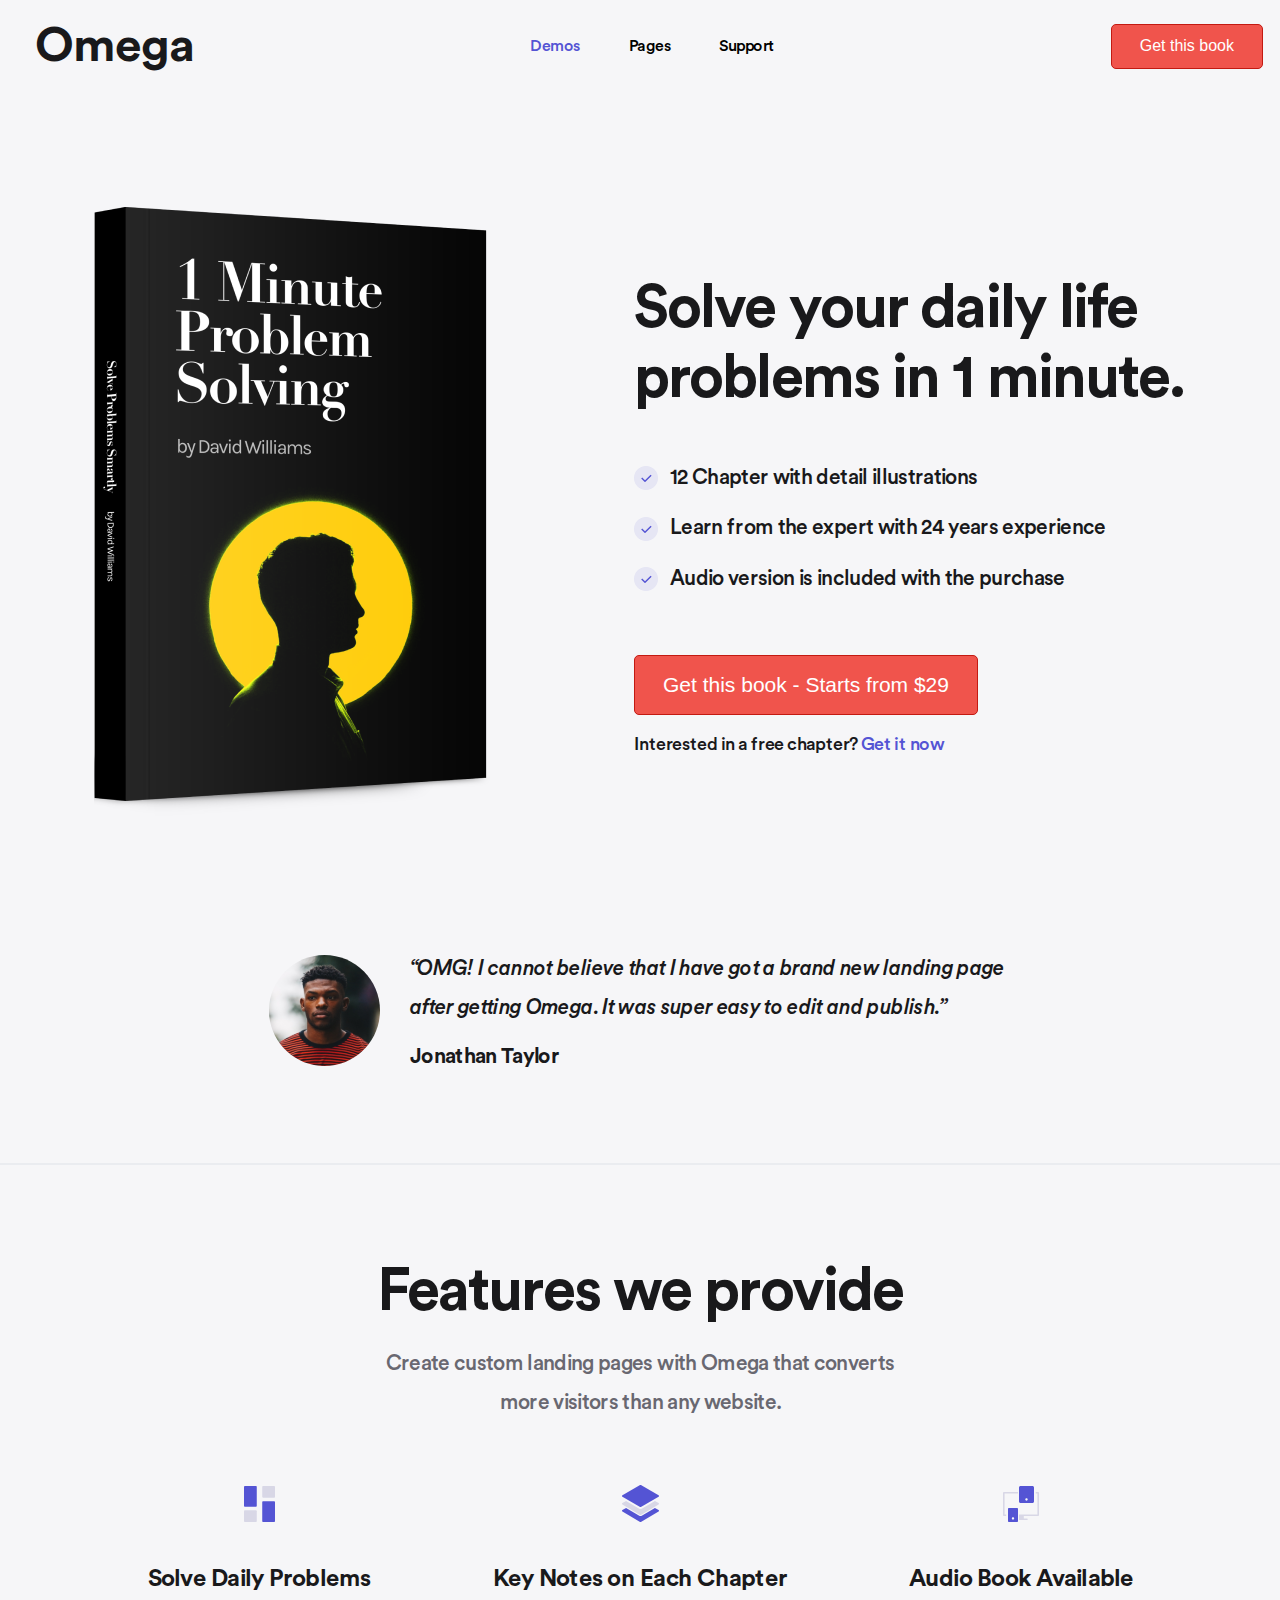
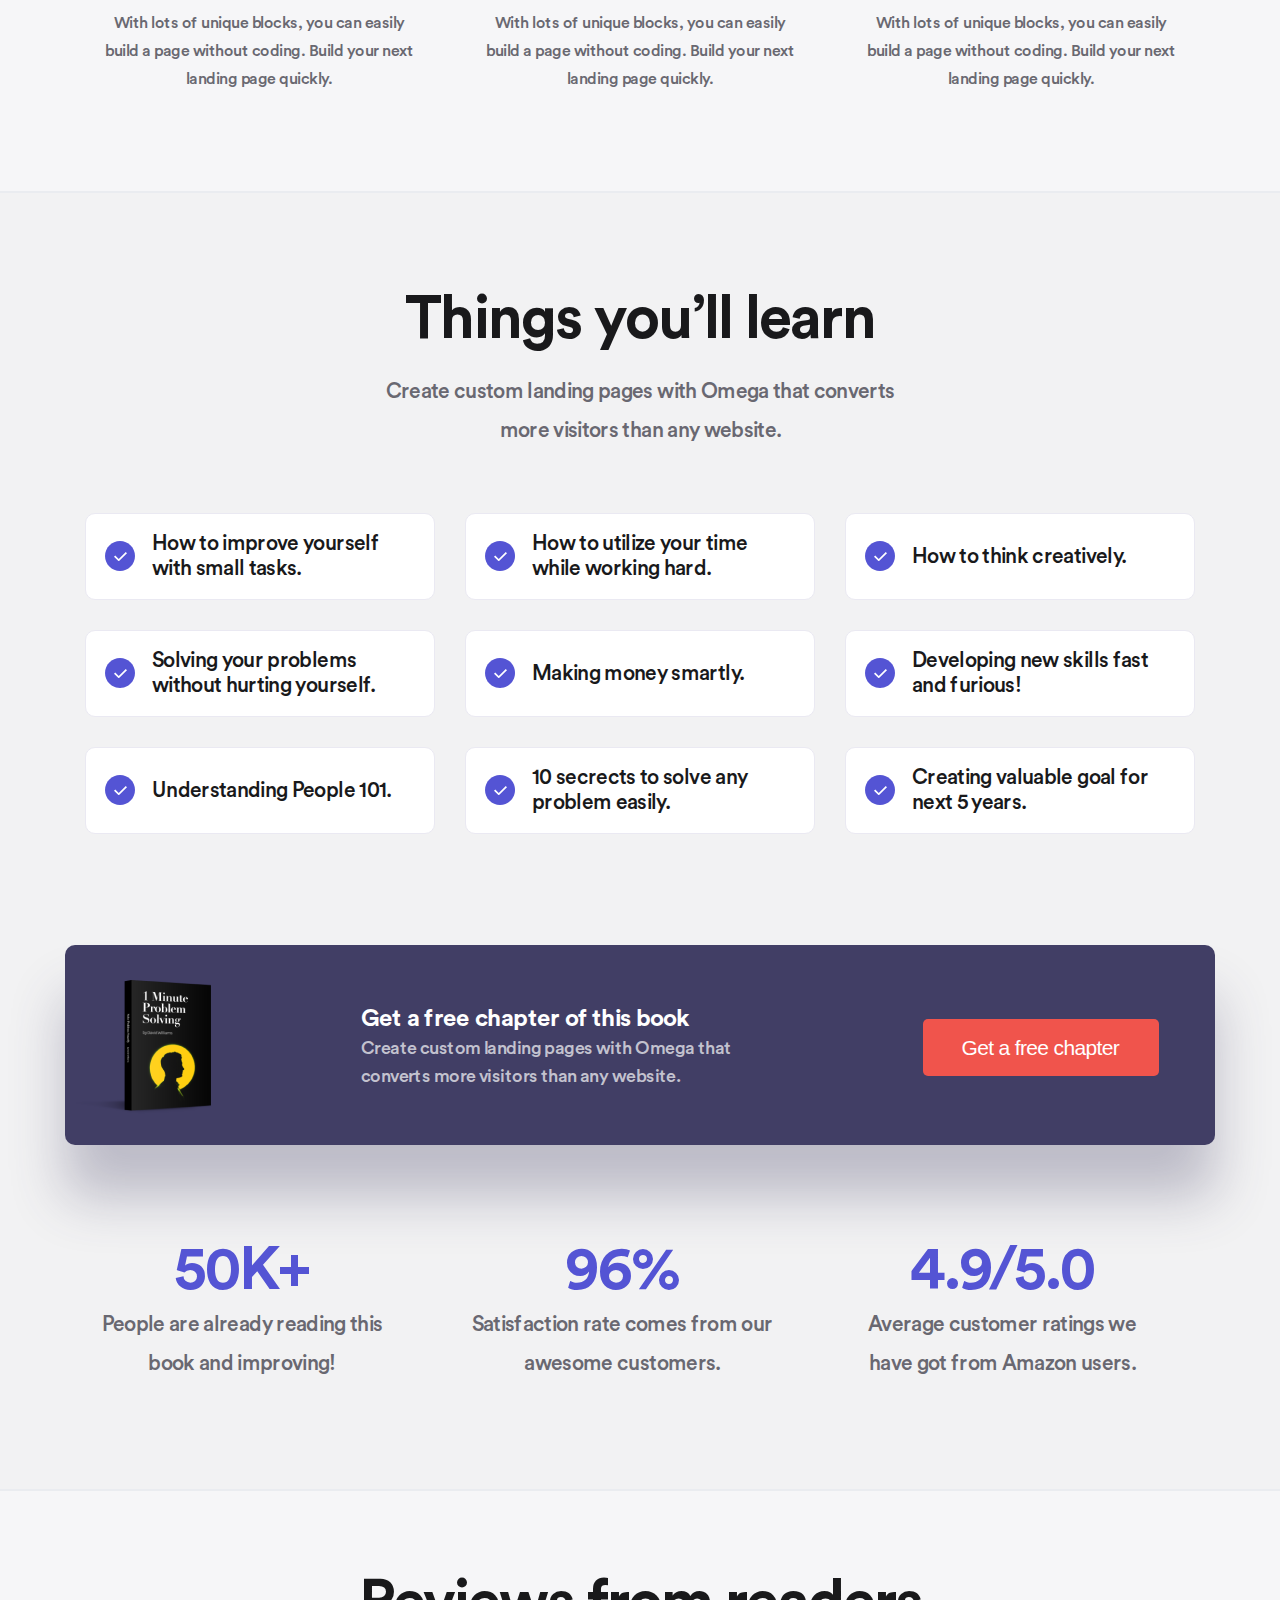
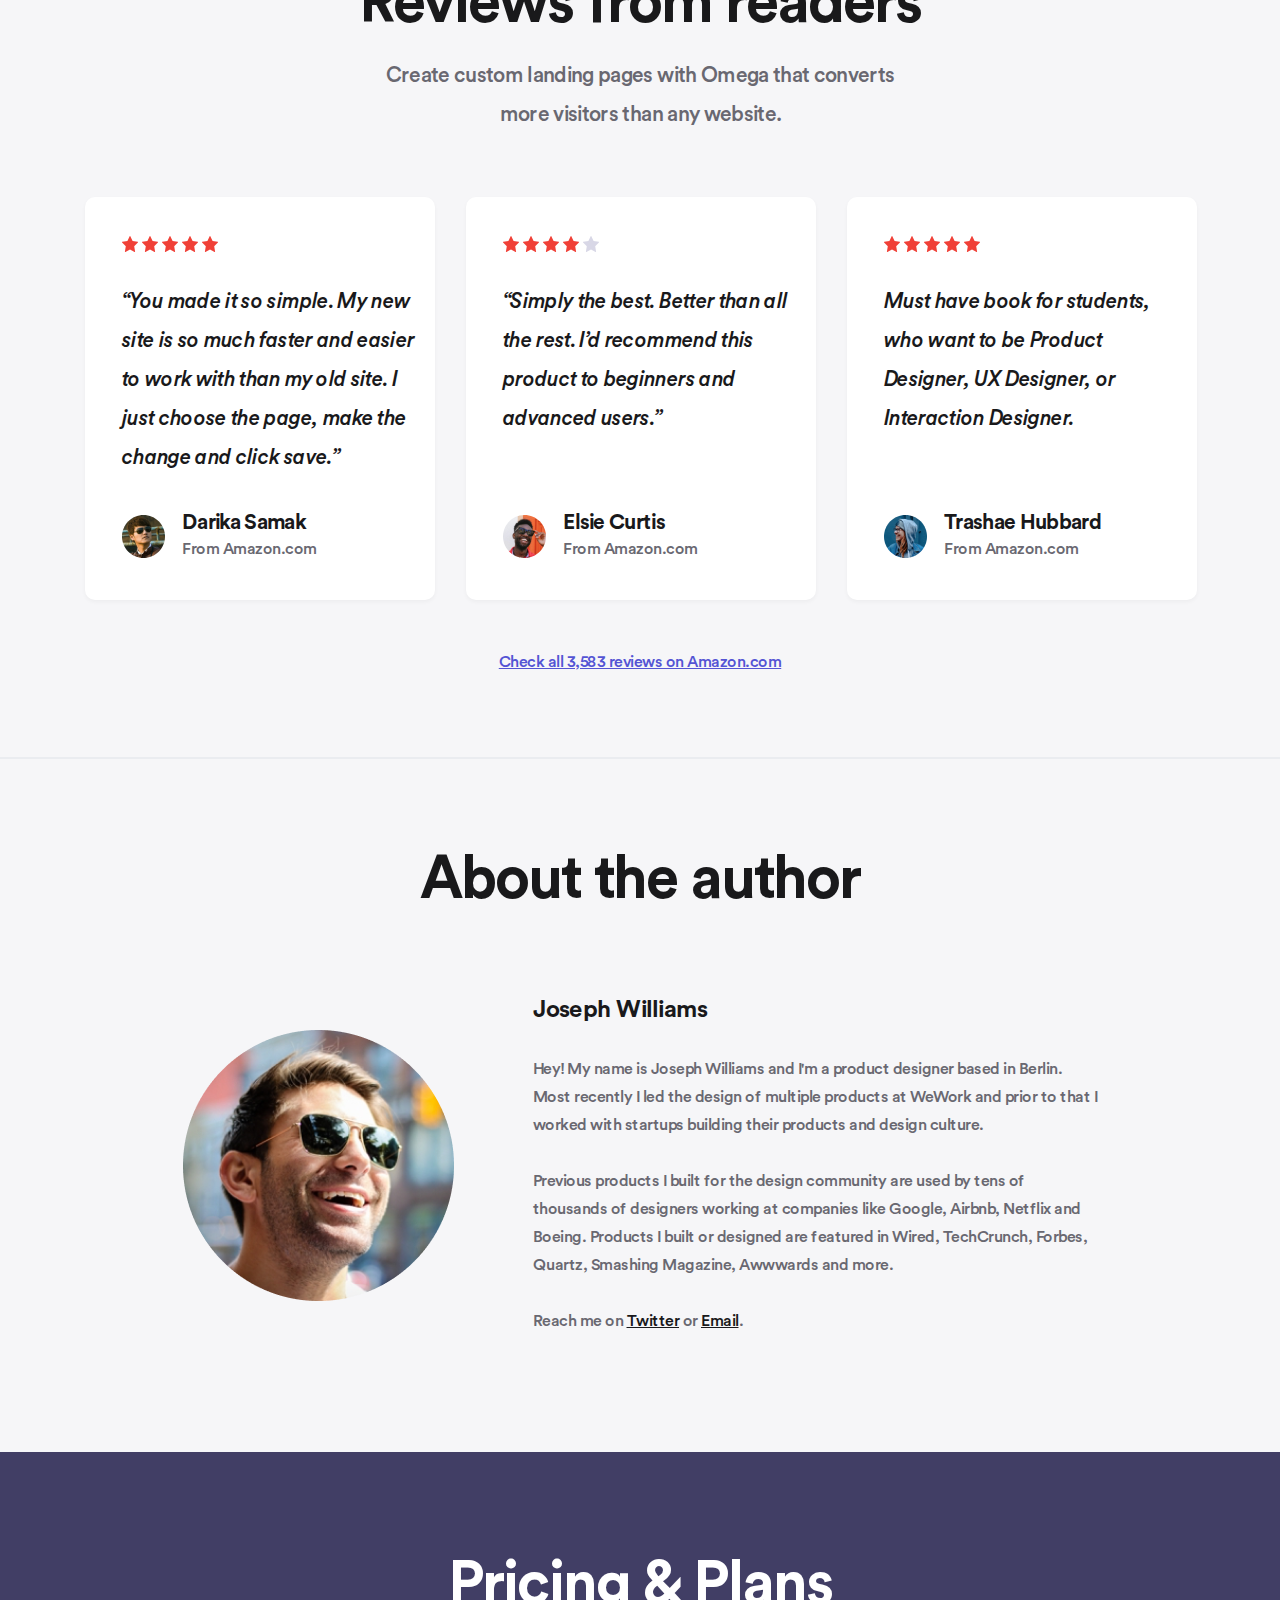
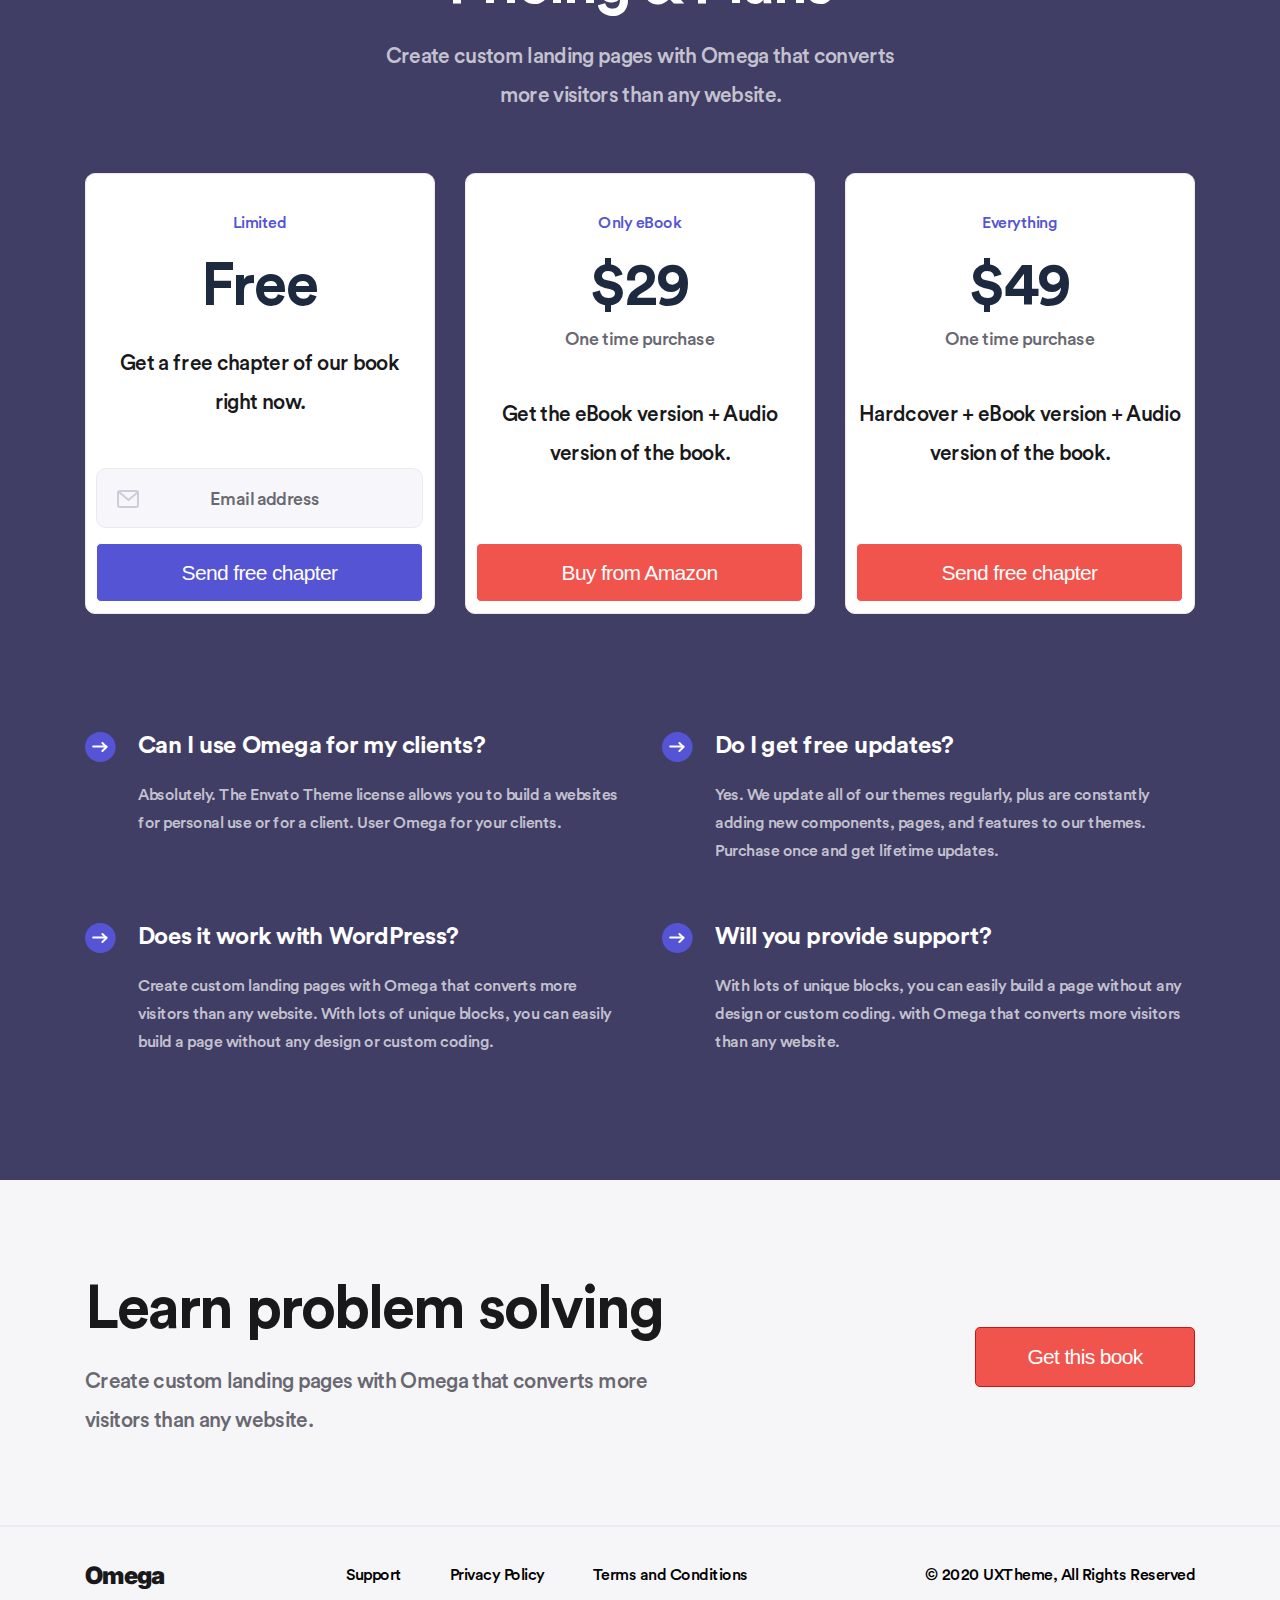
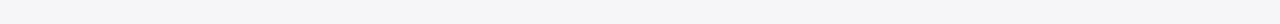
<file: index.html>
<!DOCTYPE html>
<html lang="en">
<head>
    <meta charset="UTF-8">
    <meta name="viewport" content="width=device-width, initial-scale=1.0">
     <link rel="preconnect" href="https://fonts.googleapis.com">
    <link rel="preconnect" href="https://fonts.gstatic.com" crossorigin>
    <link href="https://fonts.googleapis.com/css2?family=Inter:wght@400;500;600;800;900&display=swap" rel="stylesheet">
    <link rel="stylesheet" href="styles/font.css">
    <link rel="stylesheet" href="styles/style.css">
    <title>Landing 6</title>



</head>
<body>
    <div class="landing">
        <div class="hero">
            <div class="hero__nav">
                <div class="hero__nav--logo">
                    <h1>Omega</h1>
                </div>
                <div class="hero__nav--link">
                    <ul>  
                        <li>Demos</li>
                        <li>Pages</li>
                        <li>Support</li>
                    </ul>
                </div>
                <div class="hero__nav--btn">
                    <button>Get this book</button>
                </div>
            </div>
            <section>
                <div class="container">
                    <div class="hero__img">
                        <img src="img/book.png" alt="book img" />
                    </div>
                    <div class="hero__contain">
                        
                        <h2 class="header2xl">Solve your daily life problems in 1 minute.</h2>
                        <ul>
                            <li>12 Chapter with detail illustrations</li>
                            <li>Learn from the expert with 24 years experience</li>
                            <li>Audio version is included with the purchase</li>
                        </ul>
                        <button class="hero__contain--btn">Get this book - Starts from $29</button>
                        <div class="hero__contain--subtext">
                            <p>Interested in a free chapter? </p> 
                            <span>Get it now</span>
                        </div>
                    </div>
                </div>
            </section>
            
        </div>

        <section>
            <div class="testimonial">
                <img class="testimonial__img" src="img/Oval.svg" />
                <div class="testimonial__text">
                    <p>“OMG! I cannot believe that I have got a brand new landing page after getting Omega. It was super easy to edit and publish.”</p>
                    <span>Jonathan Taylor</span>
                </div>
            </div>
        </section>

        <hr>

        <section>
            <div class="container2 chapter">
                <h2 class="header2xl">Features we provide</h2>
                <p>Create custom landing pages with Omega that converts more visitors than any website.</p>
            </div>
        </section>

        <section >
            <div class="container feature">
                <div class="feature__card card1">
                    <img class="feature__card--icon" src="img/icon1.svg" />
                    <h2 class="feature__card--h2">Solve Daily Problems</h2>
                    <p class="feature__card--txt">With lots of unique blocks, you can easily build a page without coding. Build your next landing page quickly.</p>
                </div>
                <div class="feature__card card2">
                    <img class="feature__card--icon" src="img/icon2.svg" />
                    <h2 class="feature__card--h2">Key Notes on Each Chapter</h2>
                    <p class="feature__card--txt">With lots of unique blocks, you can easily build a page without coding. Build your next landing page quickly.</p>
                </div>
                <div class="feature__card card3">
                    <img class="feature__card--icon" src="img/icon3.svg" />
                    <h2 class="feature__card--h2">Audio Book Available</h2>
                    <p class="feature__card--txt">With lots of unique blocks, you can easily build a page without coding. Build your next landing page quickly.</p>
                </div>
            </div>
    
        </section>

        <hr>

        <section class="BG">
            <section>
                <div class="container2 chapter">
                    <h2 class="header2xl">Things you’ll learn</h2>
                    <p>Create custom landing pages with Omega that converts more visitors than any website.</p>
                </div>
            </section>

            <div class="container grid">
                <div class="grid__item">
                    <img class="grid__item--icon" src="img/check_dark.svg" />
                    <p class="grid__item--txt">How to improve yourself with small tasks.</p>
                </div>
                <div class="grid__item">
                    <img class="grid__item--icon" src="img/check_dark.svg" />
                    <p class="grid__item--txt">How to utilize your time while working hard.</p>
                </div>
                <div class="grid__item">
                    <img class="grid__item--icon" src="img/check_dark.svg" />
                    <p class="grid__item--txt">How to think creatively.</p>
                </div>
                <div class="grid__item">
                    <img class="grid__item--icon" src="img/check_dark.svg" />
                    <p class="grid__item--txt">Solving your problems without hurting yourself.</p>
                </div>
                <div class="grid__item">
                    <img class="grid__item--icon" src="img/check_dark.svg" />
                    <p class="grid__item--txt">Making money smartly.</p>
                </div>
                <div class="grid__item">
                    <img class="grid__item--icon" src="img/check_dark.svg" />
                    <p class="grid__item--txt">Developing new skills fast and furious!</p>
                </div>
                <div class="grid__item">
                    <img class="grid__item--icon" src="img/check_dark.svg" />
                    <p class="grid__item--txt">Understanding People 101.</p>
                </div>
                <div class="grid__item">
                    <img class="grid__item--icon" src="img/check_dark.svg" />
                    <p class="grid__item--txt">10 secrects to solve any problem easily.</p>
                </div>
                <div class="grid__item">
                    <img class="grid__item--icon" src="img/check_dark.svg" />
                    <p class="grid__item--txt">Creating valuable goal for next 5 years.</p>
                </div>
            </div>
            
            <section class="CTA">
                <div class="container CTA--con">
                    <img class="CTA__img"src="img/book_small.png" alt="small book">
                    <div class="CTA__text">
                        <h3 class="CTA__text--heading">Get a free chapter of this book</h3>
                        <p class="CTA__text--txt">Create custom landing pages with Omega that converts more visitors than any website.</p>
                    </div>
                    <button class="CTA__btn">Get a free chapter</button>
                </div>
            </section>
           
            <section>
                <div class="container facts">
                    <div class="facts__card">
                        <div class="facts__card__item facts_item1">
                            <h2 class="facts__card__item--title">50K+</h2>
                            <p class="facts__card__item--txt">People are already reading this book and improving!</p>
                        </div>
                        <div class="facts__card__item facts_item1">
                            <h2 class="facts__card__item--title">96%</h2>
                            <p class="facts__card__item--txt">Satisfaction rate comes from our awesome customers.</p>
                        </div>
                        <div class="facts__card__item facts_item1">
                            <h2 class="facts__card__item--title">4.9/5.0</h2>
                            <p class="facts__card__item--txt">Average customer ratings we have got from Amazon users.</p>
                        </div>
                    </div>
                </div>
            </section>
        </section>
        <hr>
   
        <section class="container review">
            <div class="container2 review__heading">
                <h2 class="header2xl">Reviews from readers</h2>
                <p>Create custom landing pages with Omega that converts more visitors than any website.</p>
            </div>
            <div class="review__card">
                <div class="review__card__item review__card__item1">
                    <img class="review__card__item--rating" src="img/5star.svg" alt="5star rated">
                    <p class="review__card__item--txt">“You made it so simple. My new site is so much faster and easier to work with than my old site. I just choose the page, make the change and click save.”</p>
                    <div class="review__card__autor"> 
                        <img class="review__card__autor--dp" src="img/review_autor1.svg" alt="review_autor1">
                        <div class="review__autor__info">
                            <p class="autor__info--name">Darika Samak</p>
                            <p class="autor__info--from">From Amazon.com</p>
                        </div>
                    </div>
                </div>

                <div class=" review__card__item review__card__item2">
                    <img class="review__card__item--rating" src="img/4star.svg" alt="4star rated">
                    <p class="review__card__item--txt">“Simply the best. Better than all the rest. I’d recommend this product to beginners and advanced users.”</p>
                    <div class="review__card__autor">
                        <img class="review__card__autor--dp" src="img/review_autor2.svg" alt="review_autor2">
                        <div class="review__autor__info">
                            <p class="autor__info--name">Elsie Curtis</p>
                            <p class="autor__info--from">From Amazon.com</p>
                        </div>
                    </div>
                </div>

                <div class="review__card__item review__card__item2">
                    <img class="review__card__item--rating" src="img/5star.svg" alt="5star rated">
                    <p class="review__card__item--txt">Must have book for students, who want to be Product Designer, UX Designer, or Interaction Designer.</p>
                    <div class="review__card__autor">
                        <img class="review__card__autor--dp" src="img/review_autor3.svg" alt="review_autor3">
                        <div class="review__autor__info">
                            <p class="autor__info--name">Trashae Hubbard</p>
                            <p class="autor__info--from">From Amazon.com</p>
                        </div>
                    </div>
                </div>
            </div>
            
            <div class="review__link">
                Check all 3,583 reviews on Amazon.com
            </div>

        </section>

        <hr>

        <section class="autor">
            <div class="autor__heading">
                <h2>About the author</h2>
            </div>
            <div class="autor__desc">
                <img class="autor__desc--img" src="img/joseph.png" alt="joseph">
                <div class="autor__desc--text">
                    <h3>Joseph Williams</h3>
                    <p>Hey! My name is Joseph Williams and I'm a product designer based in Berlin. Most recently I led the design of multiple products at WeWork and prior to that I worked with startups building their products and design culture.<br><br>

                        Previous products I built for the design community are used by tens of thousands of designers working at companies like Google, Airbnb, Netflix and Boeing. Products I built or designed are featured in Wired, TechCrunch, Forbes, Quartz, Smashing Magazine, Awwwards and more.
                        
                        <br><br>Reach me on <span>Twitter</span> or <span>Email</span>. 
                    </p>
                </div>
            </div>
        </section>

        <section class="pricing">
            <div class="container2 pricing__heading">
                <h2 class="header2xl pricing__heading--title">Pricing & Plans</h2>
                <p>Create custom landing pages with Omega that converts more visitors than any website.</p>
            </div>

            <div class="container pricing__card">
                <div class="pricing__card__item pricing__card__item1">
                    <h6 >Limited</h6>
                    <h2>Free</h2>
                    <p>Get a free chapter of our book right now.</p>
                    <div class="email">
                        <img src="img/email.svg" alt="">
                        <span>Email address</span>
                    </div>
                    <button>Send free chapter</button>
                </div>
                <div class="pricing__card__item pricing__card__item2">
                    <h6 >Only eBook</h6>
                    <h2>$29</h2>
                    <span>One time purchase</span>
                    <p>Get the eBook version + Audio version of the book.</p>
                    <button>Buy from Amazon</button>
                </div>
                <div class="pricing__card__item pricing__card__item2">
                    <h6 >Everything</h6>
                    <h2>$49</h2>
                    <span>One time purchase</span>
                    <p>Hardcover + eBook version + Audio version of the book.</p>
                    <button>Send free chapter</button>
                </div>
            </div>

            <div class="container FAQ">
                <div class="FAQ__item FAQ__item1">
                    <img class="FAQ__item--icon" src="img/icon4.svg" alt="right arrow" />
                    <div class="FAQ__item--desc">
                        <p class="FAQ__item--desc1">Can I use Omega for my clients?</p>
                        <p class="FAQ__item--desc2">Absolutely. The Envato Theme license allows you to build a websites for personal use or for a client. User Omega for your clients.</p>
                    </div>
                </div>
                <div class="FAQ__item FAQ__item2">
                    <img class="FAQ__item--icon" src="img/icon4.svg" alt="right arrow" />
                    <div class="FAQ__item--desc">
                        <p class="FAQ__item--desc1">Do I get free updates?</p>
                        <p class="FAQ__item--desc2">Yes. We update all of our themes regularly, plus are constantly adding new components, pages, and features to our themes. Purchase once and get lifetime updates.</p>
                    </div>
                </div>
                <div class="FAQ__item FAQ__item3">
                    <img class="FAQ__item--icon" src="img/icon4.svg" alt="right arrow" />
                    <div class="FAQ__item--desc">
                        <p class="FAQ__item--desc1">Does it work with WordPress?</p>
                        <p class="FAQ__item--desc2">Create custom landing pages with Omega that converts more visitors than any website. With lots of unique blocks, you can easily build a page without any design or custom coding. </p>
                    </div>
                </div>
                <div class="FAQ__item FAQ__item4">
                    <img class="FAQ__item--icon" src="img/icon4.svg" alt="right arrow" />
                    <div class="FAQ__item--desc">
                        <p class="FAQ__item--desc1">Will you provide support?</p>
                        <p class="FAQ__item--desc2">With lots of unique blocks, you can easily build a page without any design or custom coding. with Omega that converts more visitors than any website.</p>
                    </div>
                </div>
            </div>
        </section>
        
        <section class="Footer">
            <div class="container Footer__heading" >
                <div class="Footer__heading--inside">
                    <h2 class="header2xl">Learn problem solving</h2>
                    <p>Create custom landing pages with Omega that converts more visitors than any website.</p>
                </div>
                <button class="Footer__heading--btn">Get this book</button>
            </div>
            
            <hr/>
            <div class="container Footer__footer">
                <p class="Footer__footer--logo">Omega</p>
                <div class="Footer__footer--link">
                    <ul>
                        <li>Support</li>
                        <li>Privacy Policy</li>
                        <li>Terms and Conditions</li>
                    </ul>
                </div>
                <p class="Footer__footer--copyright">© 2020 UXTheme, All Rights Reserved</p>
            </div>

        </section>
    </div>
</body>
</html>
</file>
<file: styles/font.css>
@font-face {
    font-family: 'Circular Std';
    src: url('CircularStd-Black.woff2') format('woff2'),
        url('CircularStd-Black.woff') format('woff');
    font-weight: 900;
    font-style: normal;
    font-display: swap;
}

@font-face {
    font-family: 'Circular Std';
    src: url('CircularStd-Bold.woff2') format('woff2'),
        url('CircularStd-Bold.woff') format('woff');
    font-weight: bold;
    font-style: normal;
    font-display: swap;
}

@font-face {
    font-family: 'Circular Std';
    src: url('CircularStd-BlackItalic.woff2') format('woff2'),
        url('CircularStd-BlackItalic.woff') format('woff');
    font-weight: 900;
    font-style: italic;
    font-display: swap;
}

@font-face {
    font-family: 'Circular Std Book';
    src: url('CircularStd-Book.woff2') format('woff2'),
        url('CircularStd-Book.woff') format('woff');
    font-weight: normal;
    font-style: normal;
    font-display: swap;
}

@font-face {
    font-family: 'Circular Std';
    src: url('CircularStd-BoldItalic.woff2') format('woff2'),
        url('CircularStd-BoldItalic.woff') format('woff');
    font-weight: bold;
    font-style: italic;
    font-display: swap;
}

@font-face {
    font-family: 'Circular Std';
    src: url('CircularStd-Medium.woff2') format('woff2'),
        url('CircularStd-Medium.woff') format('woff');
    font-weight: 500;
    font-style: normal;
    font-display: swap;
}

@font-face {
    font-family: 'Circular Std Book';
    src: url('CircularStd-BookItalic.woff2') format('woff2'),
        url('CircularStd-BookItalic.woff') format('woff');
    font-weight: normal;
    font-style: italic;
    font-display: swap;
}

@font-face {
    font-family: 'Circular Std';
    src: url('CircularStd-MediumItalic.woff2') format('woff2'),
        url('CircularStd-MediumItalic.woff') format('woff');
    font-weight: 500;
    font-style: italic;
    font-display: swap;
}
</file>
<file: styles/style.css>
* {
    margin: 0px;
    padding: 0px;
    box-sizing: border-box;
}

:root {
    /* typography */
    --font-family: "Circular Std";
    --font-size-base: 16px;
    --font-size-md: 18px;
    --font-size-lg: 21px;
    --font-size-xl: 24px;
    --font-size-2xl: 60px;

    /* colors */
    --color-primary: #F0544C;
    --color-secondary: #413E65;
    --color-heading: #19191B;
    --color-text1: #696871;
    --color-text2: #5454D4;

    /* layout */
    --container-width: 1150px;
    --container-padding: 20px;
    --container-margin: 17px 17px 128px 35px;

}

body {
    margin: 0 auto;
    font-family: var(--font-family);
    font-size: var(--font-size-base);
    font-style: normal;
    line-height: normal;
    letter-spacing: -0.5px;
    background: #F6F6F8;
}

hr {
    border: 1px solid #eaecf0;
}

button {
    border: 0;
}

.container {
    max-width: var(--container-width);
    padding: 0 20px;
    margin: 0 auto;
}

.header2xl {
    color: var(--color-heading);
    font-size: var(--font-size-2xl);
    font-weight: 700;
    line-height: 70px;
    letter-spacing: -1.876px;
}

.hero {
    margin: var(--container-margin);
}

.hero__nav {
    display: flex;
    justify-content: space-between;
    align-items: center;
    margin-bottom: 132px;
}

.hero__nav--logo {
    align-self: flex-start;
    color: var(--color-heading);
    font-size: var(--font-size-xl);
    font-weight: 900;
    letter-spacing: -0.75px;
}

.hero__nav--link ul {
    display: flex;
    align-items: center;
    gap: 48px;
}

.hero__nav--link li {
    list-style: none;
    font-weight: 450;
}

.hero__nav--link li:first-child {
    color: var(--color-text2);
}

.hero__nav--btn button {
    padding: 0 28px;
    height: 45px;
    flex-shrink: 0;
    border-radius: 5px;
    border: 1px solid #C31A12;
    background: var(--color-primary);
    color: #FFF;
    font-size: var(--font-size-base);
    text-align: center;
    font-weight: 500;

}

/* Hero Content */

.hero .container {
    display: flex;
    justify-content: space-between;
    align-items: center;
}

.hero__img {
    max-width: 396px;
}

.hero__contain {
    max-width: 570px;
    flex-grow: 1;
}

.hero__contain ul {
    display: flex;
    flex-direction: column;
    gap: 19px;
    list-style: none;
    margin-top: 52px;
    margin-bottom: 58px;
    list-style-position: inside;
    color: var(--color-heading);
    font-family: var(--font-family);
    font-size: var(--font-size-lg);
    font-weight: 500;
    letter-spacing: -0.657px;
}

.hero__contain li::before {
    content: url(../img/check_light.svg);
    display: inline-block;
    vertical-align: middle;
    padding-right: 12px;
}

.hero__contain--btn {
    padding: 0 28px;
    height: 60px;
    flex-shrink: 0;
    border-radius: 5px;
    border: 1px solid #C31A12;
    background: var(--color-primary);
    color: #FFF;
    font-size: var(--font-size-lg);
    text-align: center;
    font-weight: 500;
}

.hero__contain--subtext {

    display: flex;
    margin-top: 18px;
    color: var(--color-heading);
    font-size: var(--font-size-md);
    font-weight: 500;
    letter-spacing: -0.563px;
    gap: 2px;
}

.hero__contain--subtext span {
    color: var(--color-text2);
}


/* Testimonial */

.testimonial {
    display: flex;
    justify-content: center;
    align-items: center;
    gap: 30px;
    margin-bottom: 92px;
}

.testimonial__text {
    display: flex;
    flex-direction: column;
    gap: 16px;
}

.testimonial__text p {
    max-width: 601px;
    color: var(--color-heading);
    font-size: var(--font-size-lg);
    font-style: italic;
    font-weight: 450;
    line-height: 39px;
    letter-spacing: -0.657px;
}

.testimonial__text span {
    color: var(--color-heading);
    font-size: var(--font-size-lg);
    font-weight: 700;
    line-height: 28px;
    letter-spacing: -0.657px;
}


/* Container2 */

.container2 {
    display: flex;
    flex-direction: column;
    gap: 18px;
    align-items: center;
    padding: 74px 0;
}

.container2 p {
    max-width: 523px;
    color: var(--color-text1);
    text-align: center;
    font-size: var(--font-size-lg);
    font-weight: 450;
    line-height: 39px;
    letter-spacing: -0.657px;
}


/* Feature */

.feature {
    display: flex;
    justify-content: center;
    align-items: center;
    gap: 68px;
}

.feature__card {
    display: flex;
    flex-direction: column;
    align-items: center;
    max-width: 313px;
    margin-bottom: 98px;
}

.feature__card--icon {
    margin-bottom: 43px;
}

.feature__card--h2 {
    margin-bottom: 15px;
    color: var(--color-heading);
    text-align: center;
    font-size: var(--font-size-xl);
    font-weight: 700;
    letter-spacing: -0.75px;

}

.feature__card--txt {
    color: var(--color-text1);
    text-align: center;
    font-weight: 450;
    line-height: 28px;
    letter-spacing: -0.5px;
}


/* BG  */

.BG {
    background: #F2F2F3;
}

/* Grid */

.chapter{
    padding-top: 91px;
    padding-bottom:63px;
}
.grid {
    display: grid;
    grid-template-columns: repeat(3, 1fr);
    gap: 30px;
    padding-top: 0px;
    padding-bottom: 0px;
    margin-bottom: 111px;
}

.grid__item {
    max-height: 89px;
    display: flex;
    gap: 17px;
    border-radius: 10px;
    border: 1px solid #EAE9F2;
    background: #FFF;
    align-items: center;
    padding: 17px 30px 18px 19px;
}

.grid__item--txt {
    color: var(--color-heading);
    font-size: var(--font-size-lg);
    font-weight: 500;
    letter-spacing: -0.657px;
    max-width: 254px;
    ;
}

/* CTA */

.CTA {
    padding-top: 0px;
    padding-bottom: 0px;
    margin-bottom: 90px;
}

.CTA--con {

    display: flex;
    justify-content: space-between;
    align-items: center;
    padding: 35px 56px 31px 11px;
    border-radius: 10px;
    background: var(--color-secondary);
    box-shadow: 0px 52px 54px 0px rgba(65, 62, 101, 0.30);

}

.CTA__text--heading {
    color: #FFF;
    font-size: var(--font-size-xl);
    font-weight: 700;
    letter-spacing: -0.75px;
}

.CTA__text--txt {
    max-width: 413px;
    color: rgba(255, 255, 255, 0.70);
    font-size: var(--font-size-md);
    font-weight: 450;
    line-height: 28px;
    letter-spacing: -0.563px;
}

.CTA__btn {
    max-width: 243px;
    max-height: 60px;
    padding: 17px 40px 16px 39px;
    flex-shrink: 0;
    border-radius: 5px;
    background: var(--color-primary);
    color: #FFF;
    text-align: center;
    font-size: var(--font-size-lg);
    font-weight: 500;
    letter-spacing: -0.657px;

}


/* Facts  */

.facts {
    padding-top: 0px;
    padding-bottom: 106px;
}

.facts__card {
    display: flex;
    align-items: center;
    gap: 66px;
}

.facts__card__item {
    max-width: 314px;
    max-height: 166px;
    flex-shrink: 0;
}

.facts__card__item--title {
    color: var(--color-text2);
    text-align: center;
    font-size: var(--font-size-2xl);
    font-weight: 700;
    line-height: 70px;
    letter-spacing: -1.876px;
}

.facts__card__item--txt {
    color: var(--color-text1);
    text-align: center;
    font-size: var(--font-size-lg);
    font-weight: 450;
    line-height: 39px;
    letter-spacing: -0.657px;
}


/* Review  */
.review {
    margin-top: 77px;
    margin-bottom: 85px;
}

.review__heading {
    padding-top: 0px;
    padding-bottom: 63px;
}

.review__card {
    display: flex;
    align-items: center;
    margin-bottom: 53px;
    gap: 31px;

}

.review__card__item {

    max-width: 350px;
    height: 403px;
    flex-shrink: 0;
    display: flex;
    flex-direction: column;
    align-items: flex-start;
    align-self: flex-start;
    padding: 39px 17px 35px 37px;
    border-radius: 10px;
    background: #FFF;
    box-shadow: 0px 2px 4px 0px rgba(0, 0, 0, 0.04);


}

.review__card__item--rating {
    margin-bottom: 30px;
}

.review__card__item--txt {
    color: var(--color-heading);
    font-size: var(--font-size-lg);
    font-style: italic;
    font-weight: 450;
    line-height: 39px;
    letter-spacing: -0.657px;
}

.review__card__autor {
    display: flex;
    align-items: center;
    gap: 17px;
}

.review__card__item1 .review__card__autor {
    padding-top: 33px;
}

.review__card__item2 .review__card__autor {
    padding-top: 72px;
}

.autor__info--name {
    color: var(--color-heading);
    font-size: var(--font-size-lg);
    font-weight: 700;
    letter-spacing: -0.657px;
}

.autor__info--from {
    color: var(--color-text1);
    font-weight: 450;
    line-height: 28px;
    letter-spacing: -0.5px;
}

.review__link {
    max-width: 334px;
    margin: 0 auto;
    color: var(--color-text2);
    text-align: center;
    font-weight: 500;
    letter-spacing: -0.5px;
    text-decoration-line: underline;
}

/* Autor  */

.autor {
    max-width: 915px;
    flex-shrink: 0;
    display: flex;
    flex-direction: column;
    gap: 82px;
    padding-top: 85px;
    padding-bottom: 117px;
    margin: 0 auto;


}

.autor__heading h2 {
    color: var(--color-heading);
    text-align: center;
    font-size: var(--font-size-2xl);
    font-weight: 700;
    line-height: 70px;
    letter-spacing: -1.876px;
}

.autor__desc {
    display: flex;
    align-items: center;
    gap: 79px;
}

.autor__desc--img {
    width: 271px;
    height: 271px;
    flex-shrink: 0;
}

.autor__desc--text h3 {
    padding-bottom: 30px;
    color: var(--color-heading);
    font-size: var(--font-size-xl);
    font-weight: 700;
    letter-spacing: -0.75px;
}

.autor__desc--text p {
    color: var(--color-text1);
    font-weight: 450;
    line-height: 28px;
    letter-spacing: -0.5px;
}

.autor__desc--text p span {
    color: var(--color-heading);
    text-decoration: underline;
}

/* Pricing  */
.pricing {
    background: var(--color-secondary);
}

.pricing__heading {
    padding-top: 97px;
    padding-bottom: 58px;
}

.pricing__heading--title {
    color: #FFF;
    text-align: center;
    font-size: var(--font-size-2xl);
    font-weight: 700;
    line-height: 70px;
    letter-spacing: -1.876px;
}

.pricing__heading p {
    color: rgba(255, 255, 255, 0.70);
    text-align: center;
    font-size: var(--font-size-lg);
    font-weight: 450;
    line-height: 39px;
    letter-spacing: -0.657px;
}

.pricing__card {
    padding-top: 0px;
    padding-bottom: 118px;
    display: flex;
    gap: 30px;
}

.pricing__card__item {
    max-width: 350px;
    height: 441px;
    flex-shrink: 0;
    display: flex;
    flex-direction: column;
    align-items: center;
    padding: 35px 12px 12px 11px;
    border-radius: 10px;
    border: 1px solid #EAE9F2;
    background: #FFF;
}

.pricing__card__item h6 {
    color: var(--color-text2);
    text-align: center;
    font-size: var(--font-size-base);
    font-style: normal;
    font-weight: 450;
    line-height: 28px;
    letter-spacing: -0.5px;
    padding-bottom: 21px;
}


.pricing__card__item h2 {
    color: #1D293F;
    text-align: center;
    font-size: var(--font-size-2xl);
    font-weight: 700;
    line-height: 56px;
    letter-spacing: -1.034px;
    padding-bottom: 30px;
}


.pricing__card__item button {
    color: #FFF;
    text-align: center;
    font-size: var(--font-size-lg);
    font-weight: 500;
    letter-spacing: -0.657px;
    padding: 17px 39px 16px;
    border-radius: 5px;
    border: 1px solid;
    width: 327px;
    max-height: 60px;
    flex-shrink: 0;
    background: var(--color-text2);
}


.pricing__card__item p {
    color: #19191B;
    text-align: center;
    font-size: var(--font-size-lg);
    font-weight: 450;
    line-height: 39px;
    letter-spacing: -0.657px;
    height: 78px;
    margin-bottom: 46px;
}

.pricing__card__item1 .email {
    width: 327px;
    height: 60px;
    flex-shrink: 0;
    display: flex;
    gap: 71px;
    padding-top: 19px;
    padding-bottom: 18px;
    padding-left: 20px;
    align-items: center;
    border-radius: 10px;
    border: 1px solid #EAE9F2;
    background: #F7F7FB;
    margin-bottom: 15px;
}

.pricing__card__item1 .email span {
    color: #696871;
    font-size: 18px;
    font-weight: 450;
    letter-spacing: -0.563px;
}

.pricing__card__item2 h2 {
    padding-bottom: 11px;
}

.pricing__card__item2 p {
    margin-bottom: 70px;
}

.pricing__card__item2 button {
    background: var(--color-primary);
}

.pricing__card__item2 span {
    color: var(--color-text1);
    text-align: center;
    font-size: var(--font-size-md);
    font-weight: 450;
    line-height: 28px;
    letter-spacing: -0.563px;
    padding-bottom: 42px;
}


/* FAQ  */

.FAQ {
    padding-top: 0px;
    padding-bottom: 124px;

    display: grid;
    grid-template-columns: repeat(2, 1fr);
    column-gap: 44px;
    row-gap: 58px;
}

.FAQ__item {
    display: flex;
    gap: 22px;
}

.FAQ__item--icon {
    align-self: flex-start;
}

.FAQ__item--desc1 {
    color: #FFF;
    font-size: var(--font-size-xl);
    font-weight: 700;
    letter-spacing: -0.75px;
    padding-bottom: 20px;
}

.FAQ__item--desc2 {
    color: rgba(255, 255, 255, 0.70);
    font-weight: 450;
    line-height: 28px;
    letter-spacing: -0.5px;
}


/* Footer */

.Footer__heading {
    padding-top: 94px;
    padding-bottom: 84.5px;
    display: flex;
    align-items: center;
    justify-content: space-between;
}

.Footer__heading--inside p {
    padding-top: 18px;
    max-width: 584px;
    color: var(--color-text1);
    font-size:var(--font-size-lg);
    font-weight: 450;
    line-height: 39px;
    letter-spacing: -0.657px;
}

.Footer__heading--btn {

    width: 220px;
    height: 60px;
    flex-shrink: 0;
    border-radius: 5px;
    border: 1px solid #C31A12;
    background: #F0544C;
    color: #FFF;
    text-align: center;
    font-size: var(--font-size-lg);
    font-weight: 500;
    letter-spacing: -0.657px;
}

.Footer__footer {
    padding-top: 34px;
    padding-bottom: 34px;
    display: flex;
    align-items: center;
    justify-content: space-between;
}

.Footer__footer--logo {
    width: 84px;
    height: 29px;
    color: #19191B;
    font-family: Inter;
    font-size: 24px;
    font-weight: 900;
    letter-spacing: -0.75px;
}

.Footer__footer--link {

    max-width: 488px;
}

.Footer__footer--link ul {
    display: flex;
    gap: 48px;
    align-items: center;
    justify-content: space-between;
    list-style: none;
    list-style-position: inside;
}
</file>
